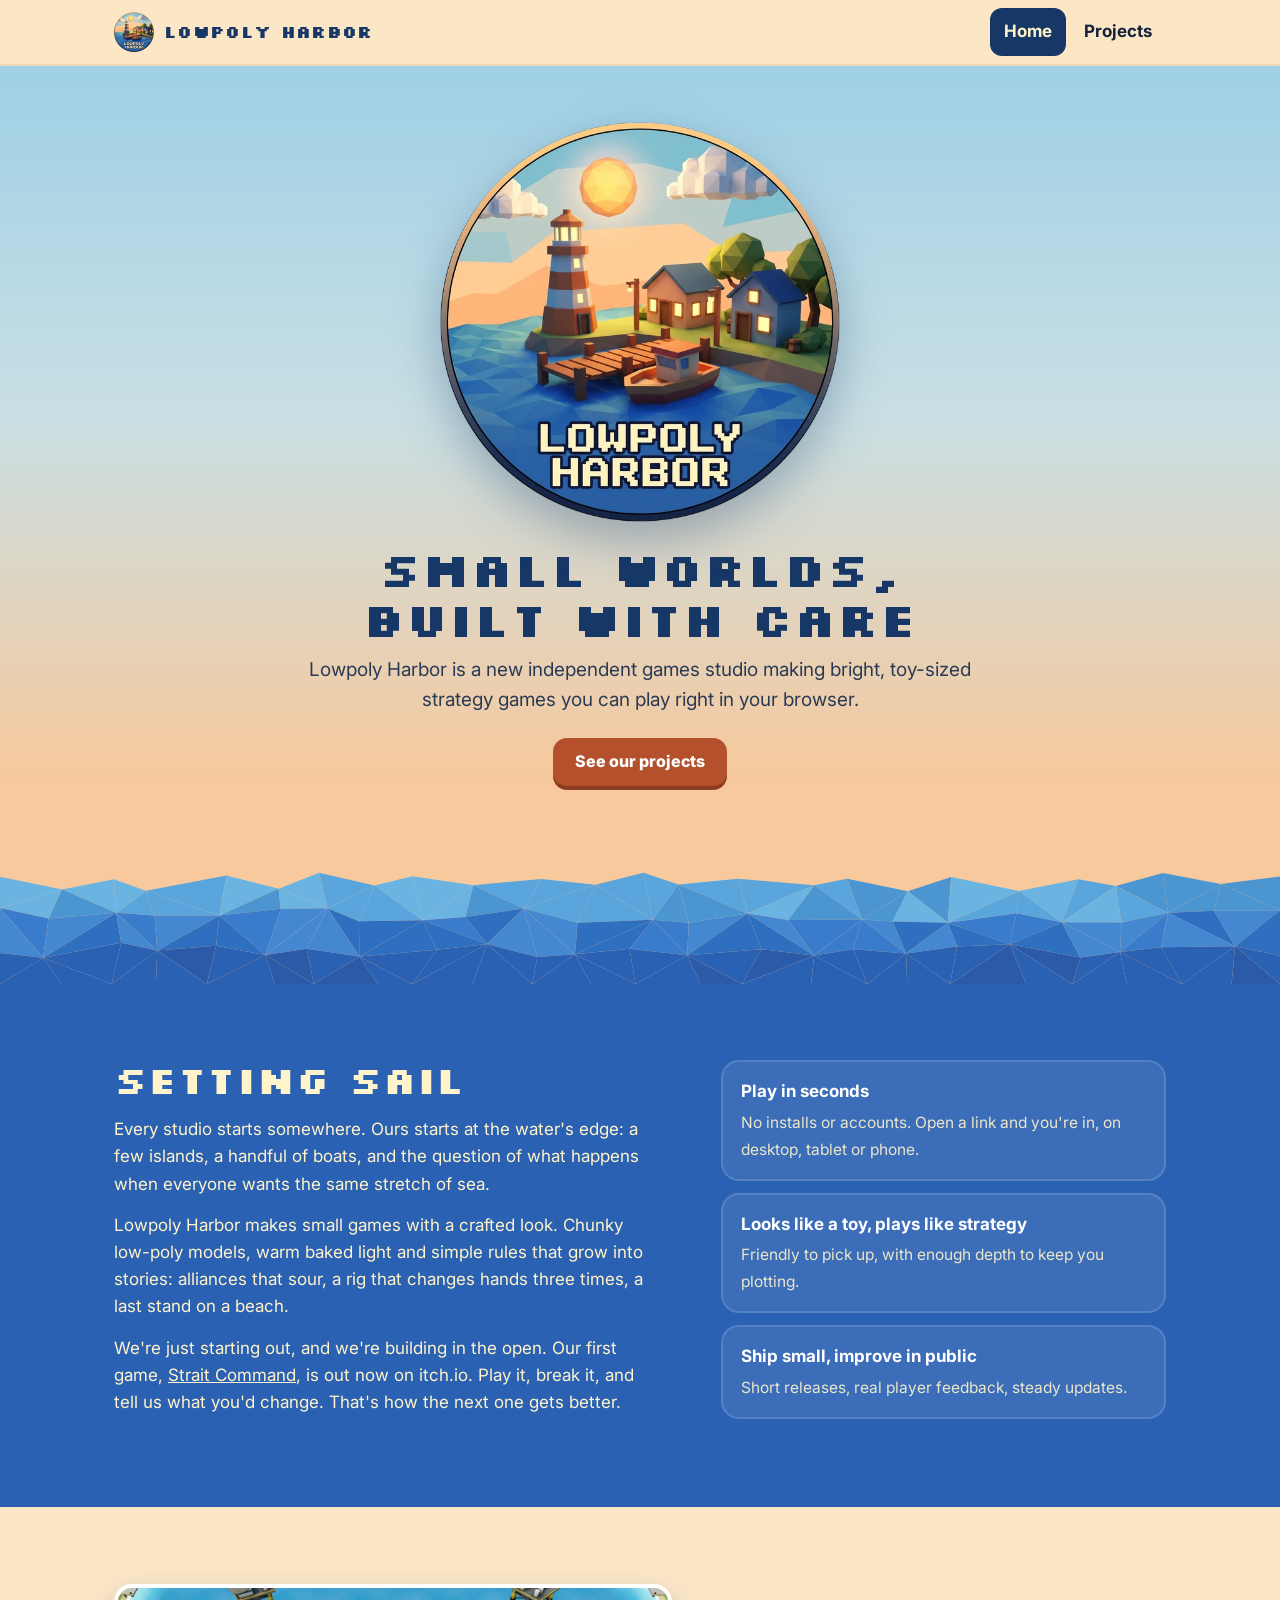
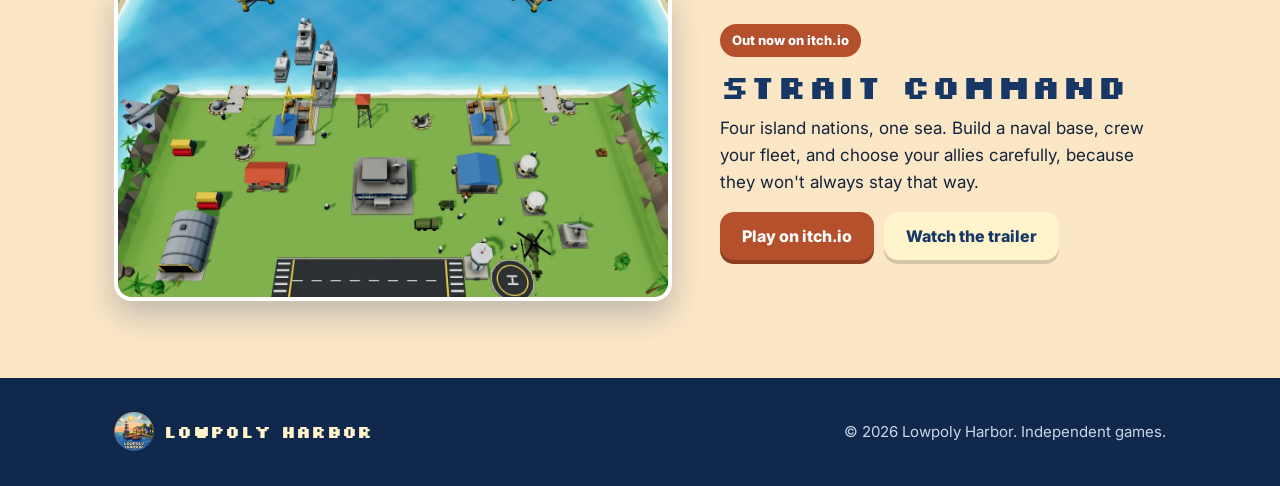
<file: index.html>
<!DOCTYPE html>
<html lang="en">
<head>
<meta charset="utf-8">
<meta name="viewport" content="width=device-width,initial-scale=1">
<title>Lowpoly Harbor</title>
<meta name="description" content="Lowpoly Harbor is a small independent studio making bright, toy-sized strategy games you can play in your browser.">
<meta property="og:title" content="Lowpoly Harbor">
<meta property="og:description" content="A small independent studio making bright, toy-sized strategy games you can play in your browser.">
<meta property="og:image" content="img/og.jpg">
<meta property="og:type" content="website">
<meta name="theme-color" content="#173866">
<link rel="icon" href="img/favicon.png">
<link rel="apple-touch-icon" href="img/apple-touch-icon.png">
<link rel="preconnect" href="https://fonts.googleapis.com"><link rel="preconnect" href="https://fonts.gstatic.com" crossorigin>
<link href="https://fonts.googleapis.com/css2?family=Inter:wght@400;600;700;800&family=Silkscreen:wght@400;700&display=swap" rel="stylesheet">
<link rel="stylesheet" href="style.css">
</head>
<body>
<header class="top"><div class="wrap">
  <a class="brand" href="index.html"><img src="img/logo.webp" alt="" width="40" height="40"><span class="px">Lowpoly Harbor</span></a>
  <nav class="nav" aria-label="Main"><a href="index.html" aria-current="page">Home</a><a href="projects.html">Projects</a></nav>
</div></header>

<main>
<section class="hero">
  <div class="wrap">
    <img class="badge" src="img/logo.webp" alt="Lowpoly Harbor logo: a low-poly lighthouse, cottages and a fishing boat moored at a jetty" width="400" height="400">
    <h1 class="px">Small worlds, built with care</h1>
    <p class="lead">Lowpoly Harbor is a new independent games studio making bright, toy-sized strategy games you can play right in your browser.</p>
    <div class="btns">
      <a class="btn primary" href="projects.html">See our projects</a>
    </div>
  </div>
  <svg class="sea" viewBox="0 0 1200 130" preserveAspectRatio="none" aria-hidden="true"><polygon points="0.0,21.0 58.3,33.9 0.0,52.7" fill="#6bb4e2"/><polygon points="58.3,33.9 45.5,63.5 0.0,52.7" fill="#6bb4e2"/><polygon points="58.3,33.9 106.7,23.5 108.9,57.6" fill="#6bb4e2"/><polygon points="58.3,33.9 108.9,57.6 45.5,63.5" fill="#4b95d1"/><polygon points="106.7,23.5 136.8,35.4 108.9,57.6" fill="#6bb4e2"/><polygon points="136.8,35.4 144.8,60.4 108.9,57.6" fill="#5aa6dc"/><polygon points="136.8,35.4 212.4,19.7 205.7,60.4" fill="#5aa6dc"/><polygon points="136.8,35.4 205.7,60.4 144.8,60.4" fill="#5aa6dc"/><polygon points="212.4,19.7 261.2,33.2 205.7,60.4" fill="#6bb4e2"/><polygon points="261.2,33.2 263.3,53.6 205.7,60.4" fill="#4b95d1"/><polygon points="261.2,33.2 299.1,16.9 307.0,53.0" fill="#6bb4e2"/><polygon points="261.2,33.2 307.0,53.0 263.3,53.6" fill="#6bb4e2"/><polygon points="299.1,16.9 351.2,30.0 307.0,53.0" fill="#5aa6dc"/><polygon points="351.2,30.0 336.5,66.2 307.0,53.0" fill="#5aa6dc"/><polygon points="351.2,30.0 386.4,20.6 396.3,65.3" fill="#6bb4e2"/><polygon points="351.2,30.0 396.3,65.3 336.5,66.2" fill="#5aa6dc"/><polygon points="386.4,20.6 443.8,29.7 396.3,65.3" fill="#6bb4e2"/><polygon points="443.8,29.7 436.3,61.9 396.3,65.3" fill="#6bb4e2"/><polygon points="443.8,29.7 507.4,23.3 491.1,53.4" fill="#5aa6dc"/><polygon points="443.8,29.7 491.1,53.4 436.3,61.9" fill="#4b95d1"/><polygon points="507.4,23.3 558.3,29.3 491.1,53.4" fill="#5aa6dc"/><polygon points="558.3,29.3 541.5,67.9 491.1,53.4" fill="#5aa6dc"/><polygon points="558.3,29.3 603.3,17.1 612.0,64.8" fill="#5aa6dc"/><polygon points="558.3,29.3 612.0,64.8 541.5,67.9" fill="#5aa6dc"/><polygon points="603.3,17.1 636.0,29.0 612.0,64.8" fill="#5aa6dc"/><polygon points="636.0,29.0 645.6,67.7 612.0,64.8" fill="#4b95d1"/><polygon points="636.0,29.0 691.9,23.0 700.7,58.3" fill="#5aa6dc"/><polygon points="636.0,29.0 700.7,58.3 645.6,67.7" fill="#4b95d1"/><polygon points="691.9,23.0 763.5,29.7 700.7,58.3" fill="#5aa6dc"/><polygon points="763.5,29.7 739.0,65.1 700.7,58.3" fill="#6bb4e2"/><polygon points="763.5,29.7 794.1,23.0 808.3,64.6" fill="#5aa6dc"/><polygon points="763.5,29.7 808.3,64.6 739.0,65.1" fill="#4b95d1"/><polygon points="794.1,23.0 851.1,35.7 808.3,64.6" fill="#4b95d1"/><polygon points="851.1,35.7 837.0,66.4 808.3,64.6" fill="#4b95d1"/><polygon points="851.1,35.7 891.7,21.4 888.6,67.8" fill="#4b95d1"/><polygon points="851.1,35.7 888.6,67.8 837.0,66.4" fill="#6bb4e2"/><polygon points="891.7,21.4 955.3,35.5 888.6,67.8" fill="#6bb4e2"/><polygon points="955.3,35.5 953.1,58.1 888.6,67.8" fill="#5aa6dc"/><polygon points="955.3,35.5 1011.0,23.7 995.5,67.4" fill="#6bb4e2"/><polygon points="955.3,35.5 995.5,67.4 953.1,58.1" fill="#5aa6dc"/><polygon points="1011.0,23.7 1046.1,30.4 995.5,67.4" fill="#5aa6dc"/><polygon points="1046.1,30.4 1051.3,67.5 995.5,67.4" fill="#6bb4e2"/><polygon points="1046.1,30.4 1090.1,17.3 1094.9,57.7" fill="#4b95d1"/><polygon points="1046.1,30.4 1094.9,57.7 1051.3,67.5" fill="#5aa6dc"/><polygon points="1090.1,17.3 1144.4,28.5 1094.9,57.7" fill="#4b95d1"/><polygon points="1144.4,28.5 1138.2,55.5 1094.9,57.7" fill="#4b95d1"/><polygon points="1144.4,28.5 1200.0,20.8 1200.0,55.0" fill="#4b95d1"/><polygon points="1144.4,28.5 1200.0,55.0 1138.2,55.5" fill="#4b95d1"/><polygon points="0.0,52.7 45.5,63.5 40.5,103.3" fill="#3a7ccc"/><polygon points="0.0,52.7 40.5,103.3 0.0,98.4" fill="#4588d2"/><polygon points="45.5,63.5 108.9,57.6 40.5,103.3" fill="#4588d2"/><polygon points="108.9,57.6 113.6,88.1 40.5,103.3" fill="#2f6fc0"/><polygon points="108.9,57.6 144.8,60.4 147.4,95.9" fill="#3a7ccc"/><polygon points="108.9,57.6 147.4,95.9 113.6,88.1" fill="#4588d2"/><polygon points="144.8,60.4 205.7,60.4 147.4,95.9" fill="#4588d2"/><polygon points="205.7,60.4 202.6,91.1 147.4,95.9" fill="#2f6fc0"/><polygon points="205.7,60.4 263.3,53.6 248.8,100.6" fill="#3a7ccc"/><polygon points="205.7,60.4 248.8,100.6 202.6,91.1" fill="#2f6fc0"/><polygon points="263.3,53.6 307.0,53.0 248.8,100.6" fill="#4588d2"/><polygon points="307.0,53.0 287.6,94.1 248.8,100.6" fill="#4588d2"/><polygon points="307.0,53.0 336.5,66.2 336.9,102.0" fill="#2f6fc0"/><polygon points="307.0,53.0 336.9,102.0 287.6,94.1" fill="#4588d2"/><polygon points="336.5,66.2 396.3,65.3 336.9,102.0" fill="#2f6fc0"/><polygon points="396.3,65.3 409.5,95.2 336.9,102.0" fill="#2f6fc0"/><polygon points="396.3,65.3 436.3,61.9 456.5,89.4" fill="#3a7ccc"/><polygon points="396.3,65.3 456.5,89.4 409.5,95.2" fill="#2f6fc0"/><polygon points="436.3,61.9 491.1,53.4 456.5,89.4" fill="#2f6fc0"/><polygon points="491.1,53.4 503.7,102.5 456.5,89.4" fill="#4588d2"/><polygon points="491.1,53.4 541.5,67.9 539.0,99.9" fill="#4588d2"/><polygon points="491.1,53.4 539.0,99.9 503.7,102.5" fill="#4588d2"/><polygon points="541.5,67.9 612.0,64.8 539.0,99.9" fill="#2f6fc0"/><polygon points="612.0,64.8 590.2,94.3 539.0,99.9" fill="#2f6fc0"/><polygon points="612.0,64.8 645.6,67.7 644.3,100.8" fill="#3a7ccc"/><polygon points="612.0,64.8 644.3,100.8 590.2,94.3" fill="#3a7ccc"/><polygon points="645.6,67.7 700.7,58.3 644.3,100.8" fill="#4588d2"/><polygon points="700.7,58.3 714.0,94.6 644.3,100.8" fill="#2f6fc0"/><polygon points="700.7,58.3 739.0,65.1 763.3,101.0" fill="#4588d2"/><polygon points="700.7,58.3 763.3,101.0 714.0,94.6" fill="#2f6fc0"/><polygon points="739.0,65.1 808.3,64.6 763.3,101.0" fill="#3a7ccc"/><polygon points="808.3,64.6 799.7,94.6 763.3,101.0" fill="#3a7ccc"/><polygon points="808.3,64.6 837.0,66.4 849.4,99.0" fill="#4588d2"/><polygon points="808.3,64.6 849.4,99.0 799.7,94.6" fill="#3a7ccc"/><polygon points="837.0,66.4 888.6,67.8 849.4,99.0" fill="#2f6fc0"/><polygon points="888.6,67.8 897.3,92.0 849.4,99.0" fill="#4588d2"/><polygon points="888.6,67.8 953.1,58.1 946.6,89.7" fill="#3a7ccc"/><polygon points="888.6,67.8 946.6,89.7 897.3,92.0" fill="#2f6fc0"/><polygon points="953.1,58.1 995.5,67.4 946.6,89.7" fill="#3a7ccc"/><polygon points="995.5,67.4 1012.9,103.1 946.6,89.7" fill="#2f6fc0"/><polygon points="995.5,67.4 1051.3,67.5 1050.0,97.4" fill="#4588d2"/><polygon points="995.5,67.4 1050.0,97.4 1012.9,103.1" fill="#4588d2"/><polygon points="1051.3,67.5 1094.9,57.7 1050.0,97.4" fill="#4588d2"/><polygon points="1094.9,57.7 1088.5,92.7 1050.0,97.4" fill="#3a7ccc"/><polygon points="1094.9,57.7 1138.2,55.5 1157.9,91.7" fill="#2f6fc0"/><polygon points="1094.9,57.7 1157.9,91.7 1088.5,92.7" fill="#4588d2"/><polygon points="1138.2,55.5 1200.0,55.0 1157.9,91.7" fill="#4588d2"/><polygon points="1200.0,55.0 1200.0,101.2 1157.9,91.7" fill="#2f6fc0"/><polygon points="0.0,98.4 40.5,103.3 0.0,130.0" fill="#2b61b3"/><polygon points="40.5,103.3 57.7,130.0 0.0,130.0" fill="#2b61b3"/><polygon points="40.5,103.3 113.6,88.1 104.6,130.0" fill="#2b61b3"/><polygon points="40.5,103.3 104.6,130.0 57.7,130.0" fill="#2b61b3"/><polygon points="113.6,88.1 147.4,95.9 104.6,130.0" fill="#2b61b3"/><polygon points="147.4,95.9 146.2,130.0 104.6,130.0" fill="#2b61b3"/><polygon points="147.4,95.9 202.6,91.1 193.9,130.0" fill="#2a5aa8"/><polygon points="147.4,95.9 193.9,130.0 146.2,130.0" fill="#2b61b3"/><polygon points="202.6,91.1 248.8,100.6 193.9,130.0" fill="#2b61b3"/><polygon points="248.8,100.6 257.6,130.0 193.9,130.0" fill="#2b61b3"/><polygon points="248.8,100.6 287.6,94.1 294.2,130.0" fill="#2a5aa8"/><polygon points="248.8,100.6 294.2,130.0 257.6,130.0" fill="#2a5aa8"/><polygon points="287.6,94.1 336.9,102.0 294.2,130.0" fill="#2b61b3"/><polygon points="336.9,102.0 354.2,130.0 294.2,130.0" fill="#2a5aa8"/><polygon points="336.9,102.0 409.5,95.2 386.3,130.0" fill="#2b61b3"/><polygon points="336.9,102.0 386.3,130.0 354.2,130.0" fill="#2b61b3"/><polygon points="409.5,95.2 456.5,89.4 386.3,130.0" fill="#2b61b3"/><polygon points="456.5,89.4 443.0,130.0 386.3,130.0" fill="#2b61b3"/><polygon points="456.5,89.4 503.7,102.5 499.0,130.0" fill="#2b61b3"/><polygon points="456.5,89.4 499.0,130.0 443.0,130.0" fill="#2b61b3"/><polygon points="503.7,102.5 539.0,99.9 499.0,130.0" fill="#2b61b3"/><polygon points="539.0,99.9 554.1,130.0 499.0,130.0" fill="#2b61b3"/><polygon points="539.0,99.9 590.2,94.3 595.7,130.0" fill="#2b61b3"/><polygon points="539.0,99.9 595.7,130.0 554.1,130.0" fill="#2b61b3"/><polygon points="590.2,94.3 644.3,100.8 595.7,130.0" fill="#2b61b3"/><polygon points="644.3,100.8 656.7,130.0 595.7,130.0" fill="#2b61b3"/><polygon points="644.3,100.8 714.0,94.6 695.8,130.0" fill="#2b61b3"/><polygon points="644.3,100.8 695.8,130.0 656.7,130.0" fill="#2a5aa8"/><polygon points="714.0,94.6 763.3,101.0 695.8,130.0" fill="#2a5aa8"/><polygon points="763.3,101.0 760.4,130.0 695.8,130.0" fill="#2b61b3"/><polygon points="763.3,101.0 799.7,94.6 813.3,130.0" fill="#2b61b3"/><polygon points="763.3,101.0 813.3,130.0 760.4,130.0" fill="#2b61b3"/><polygon points="799.7,94.6 849.4,99.0 813.3,130.0" fill="#2b61b3"/><polygon points="849.4,99.0 850.5,130.0 813.3,130.0" fill="#2b61b3"/><polygon points="849.4,99.0 897.3,92.0 890.7,130.0" fill="#2b61b3"/><polygon points="849.4,99.0 890.7,130.0 850.5,130.0" fill="#2b61b3"/><polygon points="897.3,92.0 946.6,89.7 890.7,130.0" fill="#2b61b3"/><polygon points="946.6,89.7 962.2,130.0 890.7,130.0" fill="#2a5aa8"/><polygon points="946.6,89.7 1012.9,103.1 1005.4,130.0" fill="#2a5aa8"/><polygon points="946.6,89.7 1005.4,130.0 962.2,130.0" fill="#2b61b3"/><polygon points="1012.9,103.1 1050.0,97.4 1005.4,130.0" fill="#2b61b3"/><polygon points="1050.0,97.4 1056.4,130.0 1005.4,130.0" fill="#2b61b3"/><polygon points="1050.0,97.4 1088.5,92.7 1107.9,130.0" fill="#2b61b3"/><polygon points="1050.0,97.4 1107.9,130.0 1056.4,130.0" fill="#2b61b3"/><polygon points="1088.5,92.7 1157.9,91.7 1107.9,130.0" fill="#2b61b3"/><polygon points="1157.9,91.7 1154.6,130.0 1107.9,130.0" fill="#2b61b3"/><polygon points="1157.9,91.7 1200.0,101.2 1200.0,130.0" fill="#2b61b3"/><polygon points="1157.9,91.7 1200.0,130.0 1154.6,130.0" fill="#2a5aa8"/></svg>
</section>

<section class="band sea-band" id="about">
  <div class="wrap about">
    <div>
      <h2 class="px">Setting sail</h2>
      <p>Every studio starts somewhere. Ours starts at the water's edge: a few islands, a handful of boats, and the question of what happens when everyone wants the same stretch of sea.</p>
      <p>Lowpoly Harbor makes small games with a crafted look. Chunky low-poly models, warm baked light and simple rules that grow into stories: alliances that sour, a rig that changes hands three times, a last stand on a beach.</p>
      <p>We're just starting out, and we're building in the open. Our first game, <a href="https://lowpolyharbor.itch.io/strait-command">Strait Command</a>, is out now on itch.io. Play it, break it, and tell us what you'd change. That's how the next one gets better.</p>
    </div>
    <div class="pillars">
      <div class="pillar"><b>Play in seconds</b><span>No installs or accounts. Open a link and you're in, on desktop, tablet or phone.</span></div>
      <div class="pillar"><b>Looks like a toy, plays like strategy</b><span>Friendly to pick up, with enough depth to keep you plotting.</span></div>
      <div class="pillar"><b>Ship small, improve in public</b><span>Short releases, real player feedback, steady updates.</span></div>
    </div>
  </div>
</section>

<section class="band">
  <div class="wrap proj">
    <a href="projects.html" class="shot"><img src="img/sc-base.webp" alt="Strait Command: a player's naval base with shipyards, a runway, a helipad and warships at the shore" width="1280" height="720" loading="lazy"></a>
    <div>
      <div class="tags"><a class="tag hot" href="https://lowpolyharbor.itch.io/strait-command">Out now on itch.io</a></div>
      <h3 class="px">Strait Command</h3>
      <p>Four island nations, one sea. Build a naval base, crew your fleet, and choose your allies carefully, because they won't always stay that way.</p>
      <div class="btns"><a class="btn primary" href="https://lowpolyharbor.itch.io/strait-command">Play on itch.io</a><a class="btn ghost" href="projects.html#trailer">Watch the trailer</a></div>
    </div>
  </div>
</section>
</main>

<footer><div class="wrap">
  <a class="brand" href="index.html"><img src="img/logo.webp" alt="" width="34" height="34"><span class="px">Lowpoly Harbor</span></a>
  <span>&copy; 2026 Lowpoly Harbor. Independent games.</span>
</div></footer>
</body>
</html>
</file>
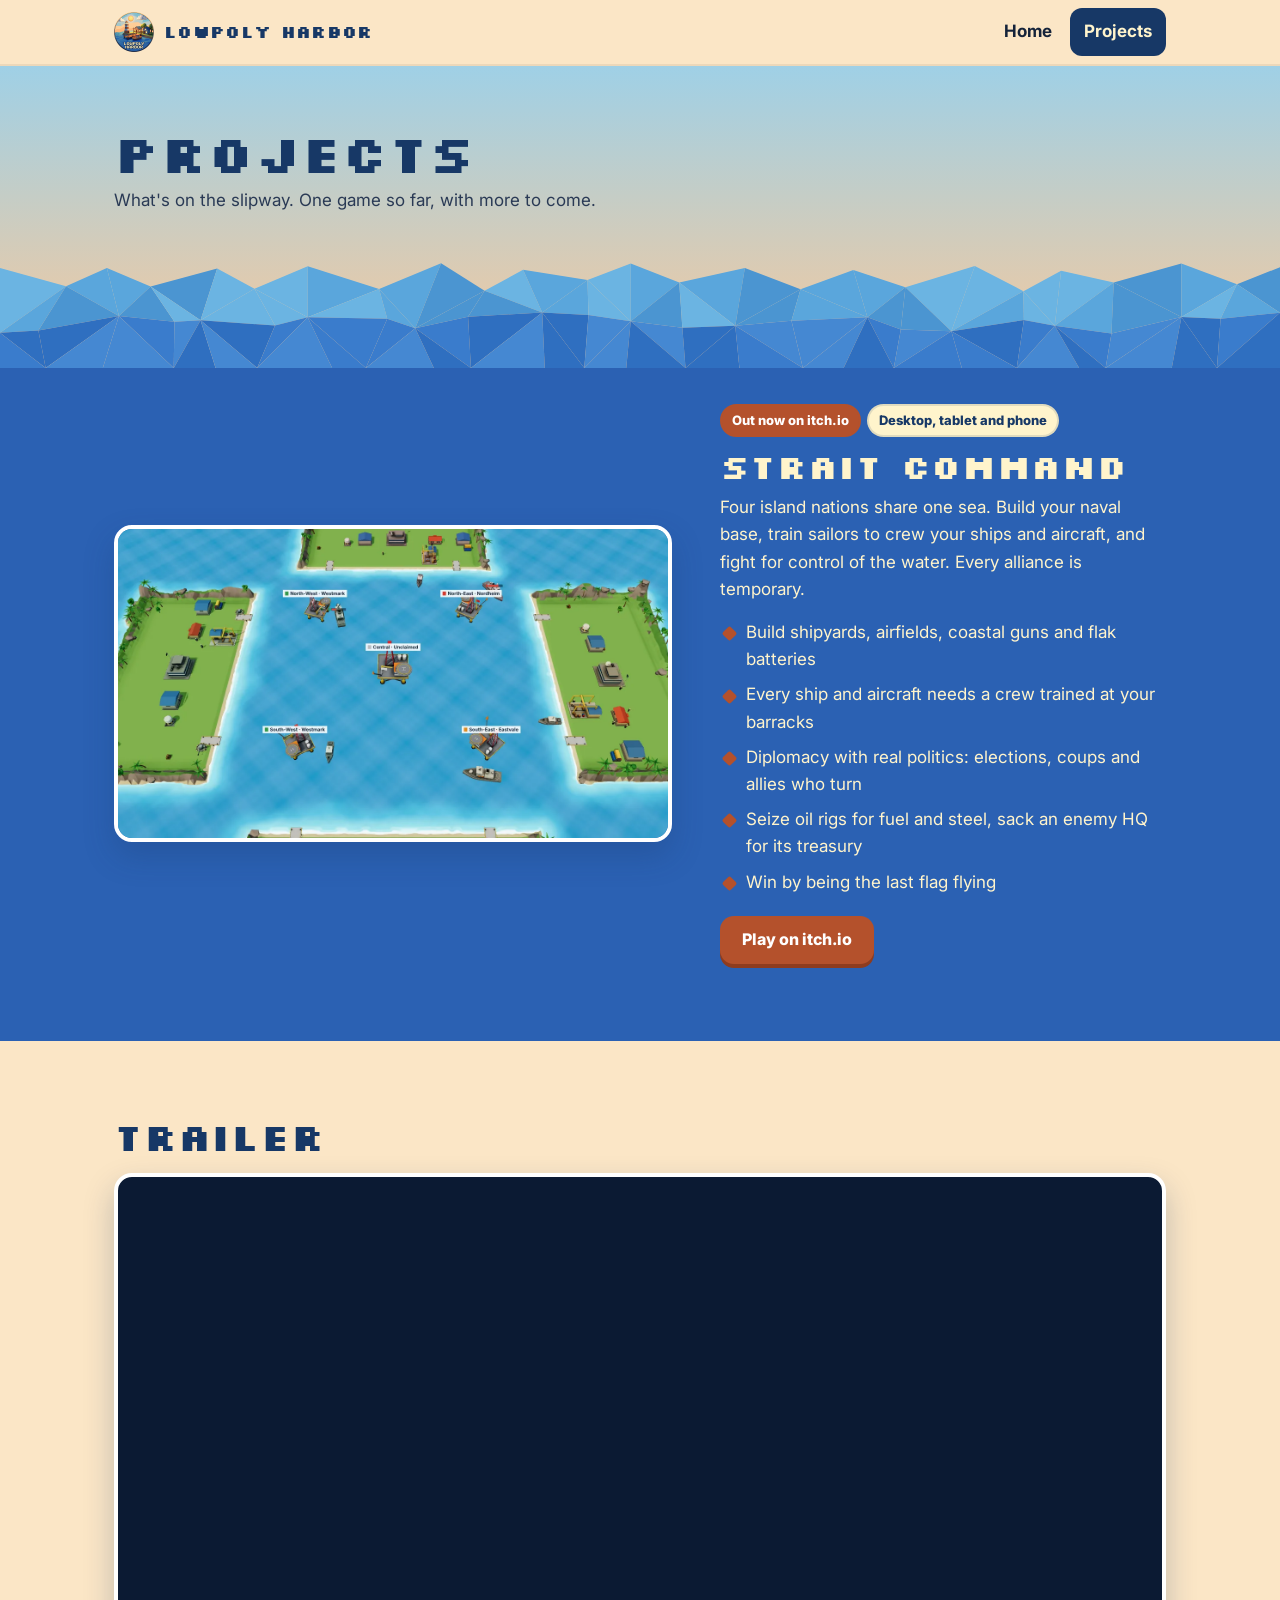
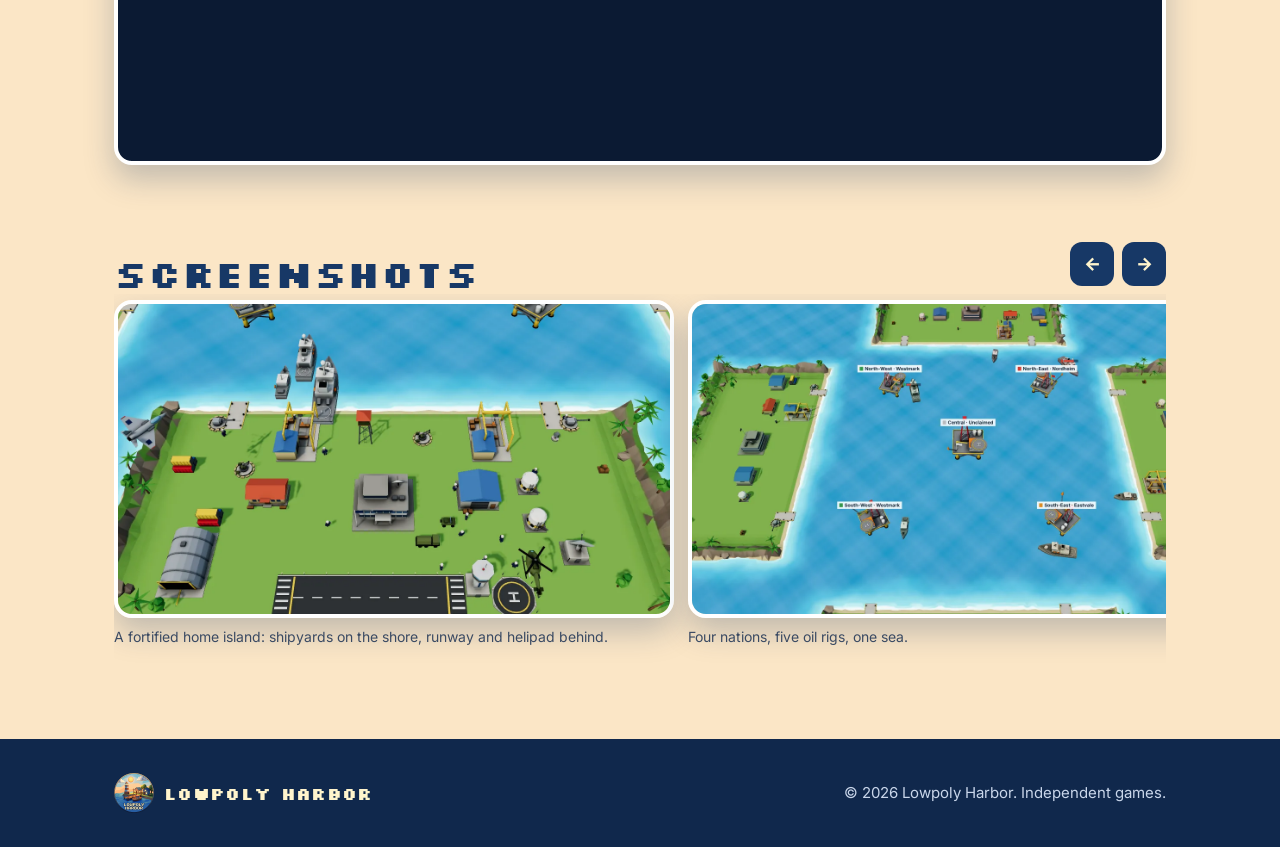
<file: projects.html>
<!DOCTYPE html>
<html lang="en">
<head>
<meta charset="utf-8">
<meta name="viewport" content="width=device-width,initial-scale=1">
<title>Projects | Lowpoly Harbor</title>
<meta name="description" content="Games by Lowpoly Harbor. Strait Command: a naval base-building strategy game, out now on itch.io.">
<meta property="og:title" content="Strait Command by Lowpoly Harbor">
<meta property="og:description" content="Four island nations, one sea. Build a naval base, crew your fleet and choose your allies carefully. Out now on itch.io.">
<meta property="og:image" content="img/og.jpg">
<meta name="theme-color" content="#173866">
<link rel="icon" href="img/favicon.png">
<link rel="apple-touch-icon" href="img/apple-touch-icon.png">
<link rel="preconnect" href="https://fonts.googleapis.com"><link rel="preconnect" href="https://fonts.gstatic.com" crossorigin>
<link href="https://fonts.googleapis.com/css2?family=Inter:wght@400;600;700;800&family=Silkscreen:wght@400;700&display=swap" rel="stylesheet">
<link rel="stylesheet" href="style.css">
</head>
<body>
<header class="top"><div class="wrap">
  <a class="brand" href="index.html"><img src="img/logo.webp" alt="" width="40" height="40"><span class="px">Lowpoly Harbor</span></a>
  <nav class="nav" aria-label="Main"><a href="index.html">Home</a><a href="projects.html" aria-current="page">Projects</a></nav>
</div></header>

<main>
<section class="pagehead">
  <div class="wrap">
    <h1 class="px">Projects</h1>
    <p>What's on the slipway. One game so far, with more to come.</p>
  </div>
  <svg class="sea" viewBox="0 0 1200 90" preserveAspectRatio="none" aria-hidden="true"><polygon points="0.0,19.6 61.9,32.5 0.0,65.3" fill="#6bb4e2"/><polygon points="61.9,32.5 36.0,63.6 0.0,65.3" fill="#5aa6dc"/><polygon points="61.9,32.5 100.2,19.7 111.5,53.4" fill="#5aa6dc"/><polygon points="61.9,32.5 111.5,53.4 36.0,63.6" fill="#4b95d1"/><polygon points="100.2,19.7 141.2,32.7 111.5,53.4" fill="#5aa6dc"/><polygon points="141.2,32.7 163.5,57.5 111.5,53.4" fill="#4b95d1"/><polygon points="141.2,32.7 203.6,20.1 188.0,56.4" fill="#4b95d1"/><polygon points="141.2,32.7 188.0,56.4 163.5,57.5" fill="#6bb4e2"/><polygon points="203.6,20.1 238.6,34.3 188.0,56.4" fill="#6bb4e2"/><polygon points="238.6,34.3 257.8,60.1 188.0,56.4" fill="#6bb4e2"/><polygon points="238.6,34.3 288.5,18.4 288.4,54.3" fill="#6bb4e2"/><polygon points="238.6,34.3 288.4,54.3 257.8,60.1" fill="#6bb4e2"/><polygon points="288.5,18.4 355.4,34.5 288.4,54.3" fill="#5aa6dc"/><polygon points="355.4,34.5 363.0,55.3 288.4,54.3" fill="#6bb4e2"/><polygon points="355.4,34.5 413.5,16.3 389.3,62.1" fill="#5aa6dc"/><polygon points="355.4,34.5 389.3,62.1 363.0,55.3" fill="#5aa6dc"/><polygon points="413.5,16.3 454.3,35.7 389.3,62.1" fill="#4b95d1"/><polygon points="454.3,35.7 438.8,53.9 389.3,62.1" fill="#4b95d1"/><polygon points="454.3,35.7 490.4,20.9 508.3,51.0" fill="#6bb4e2"/><polygon points="454.3,35.7 508.3,51.0 438.8,53.9" fill="#4b95d1"/><polygon points="490.4,20.9 550.8,28.1 508.3,51.0" fill="#5aa6dc"/><polygon points="550.8,28.1 551.7,52.8 508.3,51.0" fill="#5aa6dc"/><polygon points="550.8,28.1 591.3,16.5 591.3,57.2" fill="#6bb4e2"/><polygon points="550.8,28.1 591.3,57.2 551.7,52.8" fill="#6bb4e2"/><polygon points="591.3,16.5 636.8,29.9 591.3,57.2" fill="#5aa6dc"/><polygon points="636.8,29.9 639.7,61.7 591.3,57.2" fill="#4b95d1"/><polygon points="636.8,29.9 698.3,19.7 689.3,60.3" fill="#5aa6dc"/><polygon points="636.8,29.9 689.3,60.3 639.7,61.7" fill="#6bb4e2"/><polygon points="698.3,19.7 750.5,34.7 689.3,60.3" fill="#4b95d1"/><polygon points="750.5,34.7 742.0,56.7 689.3,60.3" fill="#4b95d1"/><polygon points="750.5,34.7 800.0,21.1 813.2,54.3" fill="#5aa6dc"/><polygon points="750.5,34.7 813.2,54.3 742.0,56.7" fill="#5aa6dc"/><polygon points="800.0,21.1 848.8,33.3 813.2,54.3" fill="#5aa6dc"/><polygon points="848.8,33.3 844.5,62.9 813.2,54.3" fill="#4b95d1"/><polygon points="848.8,33.3 913.9,18.2 891.9,64.2" fill="#6bb4e2"/><polygon points="848.8,33.3 891.9,64.2 844.5,62.9" fill="#4b95d1"/><polygon points="913.9,18.2 959.5,36.0 891.9,64.2" fill="#6bb4e2"/><polygon points="959.5,36.0 959.9,56.3 891.9,64.2" fill="#5aa6dc"/><polygon points="959.5,36.0 994.8,21.7 988.8,60.3" fill="#6bb4e2"/><polygon points="959.5,36.0 988.8,60.3 959.9,56.3" fill="#6bb4e2"/><polygon points="994.8,21.7 1044.1,29.8 988.8,60.3" fill="#6bb4e2"/><polygon points="1044.1,29.8 1042.0,65.8 988.8,60.3" fill="#5aa6dc"/><polygon points="1044.1,29.8 1107.5,16.6 1107.6,54.1" fill="#4b95d1"/><polygon points="1044.1,29.8 1107.6,54.1 1042.0,65.8" fill="#4b95d1"/><polygon points="1107.5,16.6 1159.7,31.2 1107.6,54.1" fill="#5aa6dc"/><polygon points="1159.7,31.2 1144.3,55.3 1107.6,54.1" fill="#6bb4e2"/><polygon points="1159.7,31.2 1200.0,19.1 1200.0,51.2" fill="#4b95d1"/><polygon points="1159.7,31.2 1200.0,51.2 1144.3,55.3" fill="#5aa6dc"/><polygon points="0.0,65.3 36.0,63.6 42.8,90.0" fill="#2f6fc0"/><polygon points="0.0,65.3 42.8,90.0 0.0,90.0" fill="#3a7ccc"/><polygon points="36.0,63.6 111.5,53.4 42.8,90.0" fill="#2f6fc0"/><polygon points="111.5,53.4 96.4,90.0 42.8,90.0" fill="#4588d2"/><polygon points="111.5,53.4 163.5,57.5 162.9,90.0" fill="#3a7ccc"/><polygon points="111.5,53.4 162.9,90.0 96.4,90.0" fill="#4588d2"/><polygon points="163.5,57.5 188.0,56.4 162.9,90.0" fill="#4588d2"/><polygon points="188.0,56.4 202.1,90.0 162.9,90.0" fill="#2f6fc0"/><polygon points="188.0,56.4 257.8,60.1 241.1,90.0" fill="#2f6fc0"/><polygon points="188.0,56.4 241.1,90.0 202.1,90.0" fill="#4588d2"/><polygon points="257.8,60.1 288.4,54.3 241.1,90.0" fill="#3a7ccc"/><polygon points="288.4,54.3 311.4,90.0 241.1,90.0" fill="#4588d2"/><polygon points="288.4,54.3 363.0,55.3 343.0,90.0" fill="#3a7ccc"/><polygon points="288.4,54.3 343.0,90.0 311.4,90.0" fill="#3a7ccc"/><polygon points="363.0,55.3 389.3,62.1 343.0,90.0" fill="#3a7ccc"/><polygon points="389.3,62.1 406.7,90.0 343.0,90.0" fill="#4588d2"/><polygon points="389.3,62.1 438.8,53.9 441.5,90.0" fill="#3a7ccc"/><polygon points="389.3,62.1 441.5,90.0 406.7,90.0" fill="#2f6fc0"/><polygon points="438.8,53.9 508.3,51.0 441.5,90.0" fill="#2f6fc0"/><polygon points="508.3,51.0 510.7,90.0 441.5,90.0" fill="#4588d2"/><polygon points="508.3,51.0 551.7,52.8 547.8,90.0" fill="#2f6fc0"/><polygon points="508.3,51.0 547.8,90.0 510.7,90.0" fill="#2f6fc0"/><polygon points="551.7,52.8 591.3,57.2 547.8,90.0" fill="#4588d2"/><polygon points="591.3,57.2 587.1,90.0 547.8,90.0" fill="#4588d2"/><polygon points="591.3,57.2 639.7,61.7 642.7,90.0" fill="#4588d2"/><polygon points="591.3,57.2 642.7,90.0 587.1,90.0" fill="#2f6fc0"/><polygon points="639.7,61.7 689.3,60.3 642.7,90.0" fill="#2f6fc0"/><polygon points="689.3,60.3 693.2,90.0 642.7,90.0" fill="#2f6fc0"/><polygon points="689.3,60.3 742.0,56.7 752.7,90.0" fill="#4588d2"/><polygon points="689.3,60.3 752.7,90.0 693.2,90.0" fill="#3a7ccc"/><polygon points="742.0,56.7 813.2,54.3 752.7,90.0" fill="#4588d2"/><polygon points="813.2,54.3 790.9,90.0 752.7,90.0" fill="#4588d2"/><polygon points="813.2,54.3 844.5,62.9 837.9,90.0" fill="#3a7ccc"/><polygon points="813.2,54.3 837.9,90.0 790.9,90.0" fill="#2f6fc0"/><polygon points="844.5,62.9 891.9,64.2 837.9,90.0" fill="#4588d2"/><polygon points="891.9,64.2 901.7,90.0 837.9,90.0" fill="#3a7ccc"/><polygon points="891.9,64.2 959.9,56.3 953.2,90.0" fill="#2f6fc0"/><polygon points="891.9,64.2 953.2,90.0 901.7,90.0" fill="#3a7ccc"/><polygon points="959.9,56.3 988.8,60.3 953.2,90.0" fill="#3a7ccc"/><polygon points="988.8,60.3 1011.7,90.0 953.2,90.0" fill="#4588d2"/><polygon points="988.8,60.3 1042.0,65.8 1036.5,90.0" fill="#3a7ccc"/><polygon points="988.8,60.3 1036.5,90.0 1011.7,90.0" fill="#2f6fc0"/><polygon points="1042.0,65.8 1107.6,54.1 1036.5,90.0" fill="#4588d2"/><polygon points="1107.6,54.1 1098.5,90.0 1036.5,90.0" fill="#4588d2"/><polygon points="1107.6,54.1 1144.3,55.3 1140.9,90.0" fill="#2f6fc0"/><polygon points="1107.6,54.1 1140.9,90.0 1098.5,90.0" fill="#2f6fc0"/><polygon points="1144.3,55.3 1200.0,51.2 1140.9,90.0" fill="#3a7ccc"/><polygon points="1200.0,51.2 1200.0,90.0 1140.9,90.0" fill="#2f6fc0"/></svg>
</section>

<section class="band sea-band" style="padding-top:clamp(20px,3vw,36px)">
  <div class="wrap proj">
    <div class="shot"><img src="img/sc-overview.webp" alt="Strait Command: four islands around a central sea with oil rigs and warships" width="1280" height="720"></div>
    <div>
      <div class="tags"><a class="tag hot" href="https://lowpolyharbor.itch.io/strait-command">Out now on itch.io</a><span class="tag">Desktop, tablet and phone</span></div>
      <h3 class="px" style="color:var(--cream)">Strait Command</h3>
      <p>Four island nations share one sea. Build your naval base, train sailors to crew your ships and aircraft, and fight for control of the water. Every alliance is temporary.</p>
      <ul class="feat">
        <li>Build shipyards, airfields, coastal guns and flak batteries</li>
        <li>Every ship and aircraft needs a crew trained at your barracks</li>
        <li>Diplomacy with real politics: elections, coups and allies who turn</li>
        <li>Seize oil rigs for fuel and steel, sack an enemy HQ for its treasury</li>
        <li>Win by being the last flag flying</li>
      </ul>
      <div class="btns"><a class="btn primary" href="https://lowpolyharbor.itch.io/strait-command">Play on itch.io</a></div>
    </div>
  </div>
</section>

<section class="band" id="trailer" style="padding-bottom:0">
  <div class="wrap">
    <h2 class="px" style="color:var(--deep);margin:0 0 16px">Trailer</h2>
    <div class="shot video"><iframe src="https://www.youtube-nocookie.com/embed/WfMR_AJMblc?rel=0" title="Strait Command: official trailer" loading="lazy" allow="accelerometer; autoplay; clipboard-write; encrypted-media; gyroscope; picture-in-picture; web-share" referrerpolicy="strict-origin-when-cross-origin" allowfullscreen></iframe></div>
  </div>
</section>

<section class="band">
  <div class="wrap">
    <div style="display:flex;align-items:end;justify-content:space-between;gap:12px;flex-wrap:wrap">
      <h2 class="px" style="color:var(--deep);margin:0">Screenshots</h2>
      <div class="gnav"><button type="button" id="gPrev" aria-label="Previous screenshot">&larr;</button><button type="button" id="gNext" aria-label="Next screenshot">&rarr;</button></div>
    </div>
    <div class="gallery" id="gallery" tabindex="0" aria-label="Strait Command screenshots">
      <figure><div class="shot"><img src="img/sc-base.webp" alt="A built-up naval base with two shipyards, a runway, hangar, helipad and defences" width="1280" height="720" loading="lazy"></div><figcaption>A fortified home island: shipyards on the shore, runway and helipad behind.</figcaption></figure>
      <figure><div class="shot"><img src="img/sc-overview.webp" alt="Overview of four islands around a central sea with five oil rigs" width="1280" height="720" loading="lazy"></div><figcaption>Four nations, five oil rigs, one sea.</figcaption></figure>
      <figure><div class="shot"><img src="img/sc-rig.webp" alt="Warships around the central oil rig" width="1280" height="720" loading="lazy"></div><figcaption>Fighting over the Central Rig, the richest prize on the map.</figcaption></figure>
    </div>
  </div>
</section>
</main>

<footer><div class="wrap">
  <a class="brand" href="index.html"><img src="img/logo.webp" alt="" width="34" height="34"><span class="px">Lowpoly Harbor</span></a>
  <span>&copy; 2026 Lowpoly Harbor. Independent games.</span>
</div></footer>
<script>
{
  const g = document.getElementById('gallery');
  const step = d => { const f = g.querySelector('figure'); g.scrollBy({left: d * (f.offsetWidth + 14), behavior: matchMedia('(prefers-reduced-motion: reduce)').matches ? 'auto' : 'smooth'}); };
  document.getElementById('gPrev').addEventListener('click', () => step(-1));
  document.getElementById('gNext').addEventListener('click', () => step(1));
  g.addEventListener('keydown', e => { if (e.key === 'ArrowLeft') step(-1); if (e.key === 'ArrowRight') step(1); });
}
</script>
</body>
</html>
</file>
<file: style.css>
/* VOICE: warm, small-studio, toy-box; a harbour at golden hour
   IDEA: the studio site behaves like the logo badge come to life: sunset sky above, faceted sea below
   PICTURE: the badge riding on low-poly waves; the game shown in real screenshots
   COLOUR and TYPE: sunset peach + harbour blue lead, cream text on sea, lighthouse brick as the accent; Silkscreen (pixel, like the logo) + Inter
   LAYOUT: one centred hero, a sea-blue about band, a project strip; projects page = one big feature + gallery */
:root{
  color-scheme:light;
  --sky:#9fd0e6;--peach:#f7c99c;--sand:#fbe6c6;--sea:#2b61b3;--deep:#173866;--night:#10284c;
  --cream:#fff4cc;--ink:#15233a;--brick:#b4512c;--brick-d:#8e3c1f;--grass:#6aa84f;
  --r:18px;
}
*{box-sizing:border-box;min-width:0}
html{scroll-padding-top:80px}
body{margin:0;background:var(--sand);color:var(--ink);font:17px/1.6 Inter,system-ui,-apple-system,"Segoe UI",sans-serif;overflow-x:clip}
img{max-width:100%;height:auto;display:block}
a{color:inherit}
.px{font-family:Silkscreen,"Press Start 2P",ui-monospace,monospace;font-weight:700;letter-spacing:.02em;line-height:1.05}
.wrap{max-width:1180px;margin:0 auto;padding:0 max(5vw,18px)}

/* header */
.top{position:sticky;top:0;z-index:10;background:rgba(251,230,198,.9);backdrop-filter:blur(8px);border-bottom:2px solid #0000000f}
.top .wrap{display:flex;align-items:center;gap:14px;min-height:64px}
.brand{display:flex;align-items:center;gap:10px;text-decoration:none}
.brand img{width:40px;height:40px}
.brand span{font-size:17px;color:var(--deep)}
.nav{margin-left:auto;display:flex;gap:4px}
.nav a{text-decoration:none;font-weight:700;padding:10px 14px;border-radius:12px;min-height:44px;display:flex;align-items:center}
.nav a:hover{background:#0000000a}
.nav a[aria-current=page]{background:var(--deep);color:var(--cream)}

/* buttons */
.btns{display:flex;flex-wrap:wrap;gap:10px}
.btn{display:inline-flex;align-items:center;gap:8px;min-height:48px;padding:0 22px;border-radius:14px;font-weight:800;text-decoration:none;font-size:16px;
  box-shadow:0 4px 0 #00000026;transition:transform .12s}
.btn:hover{transform:translateY(-2px)}
.btn:focus-visible,.nav a:focus-visible{outline:3px solid var(--brick);outline-offset:3px}
.btn.primary{background:var(--brick);color:#fff;box-shadow:0 4px 0 var(--brick-d)}
.btn.ghost{background:var(--cream);color:var(--deep)}

/* hero: sunset sky, badge, faceted sea */
.hero{position:relative;background:linear-gradient(180deg,var(--sky) 0%,#c9dfe4 38%,var(--peach) 78%);padding:clamp(28px,5vw,56px) 0 0;text-align:center;overflow:hidden}
.hero .badge{width:min(400px,72vw);margin:0 auto;filter:drop-shadow(0 18px 24px #17386655);animation:bob 6s ease-in-out infinite}
.hero h1{font-size:clamp(30px,4.6vw,48px);margin:22px auto 10px;color:var(--deep);max-width:16ch;text-wrap:balance}
.hero p.lead{font-size:clamp(17px,1.6vw,19px);max-width:56ch;margin:0 auto 22px;color:#2a3a55}
.hero .btns{justify-content:center;margin-bottom:clamp(40px,6vw,70px)}
.sea{display:block;width:100%;height:clamp(70px,10vw,130px)}
@keyframes bob{0%,100%{transform:translateY(0) rotate(-1deg)}50%{transform:translateY(-10px) rotate(1deg)}}
@media (prefers-reduced-motion:reduce){.hero .badge{animation:none}.btn{transition:none}}

/* bands */
.band{padding:clamp(40px,6vw,80px) 0}
.band.sea-band{background:var(--sea);color:var(--cream)}
.band.deep{background:var(--deep);color:var(--cream)}
h2{font-size:clamp(26px,3.4vw,38px);margin:0 0 16px;text-wrap:balance}
.sea-band h2,.deep h2{color:var(--cream)}
.about{display:grid;grid-template-columns:minmax(0,1.1fr) minmax(0,.9fr);gap:clamp(24px,5vw,64px);align-items:start}
.about p{margin:0 0 14px;max-width:62ch}
.pillars{display:grid;gap:12px}
.pillar{background:#ffffff14;border:2px solid #ffffff22;border-radius:var(--r);padding:16px 18px}
.pillar b{display:block;font-size:17px;margin-bottom:3px;color:#fff}
.pillar span{font-size:15.5px;opacity:.9}

/* project teaser + feature */
.proj{display:grid;grid-template-columns:minmax(0,1.25fr) minmax(0,1fr);gap:clamp(22px,4vw,48px);align-items:center}
.shot{border-radius:var(--r);overflow:hidden;box-shadow:0 14px 30px #17386640;border:4px solid #fff}
.tags{display:flex;flex-wrap:wrap;gap:6px;margin:0 0 12px}
.tag{font-size:13px;font-weight:800;padding:4px 10px;border-radius:999px;background:var(--cream);color:var(--deep);border:2px solid #17386622}
a.tag{text-decoration:none}
.tag.hot{background:var(--brick);color:#fff;border-color:var(--brick)}
.proj h3{font-size:clamp(26px,3vw,34px);margin:0 0 10px;color:var(--deep)}
.proj p{margin:0 0 16px}
.feat{margin:0 0 20px;padding:0;list-style:none;display:grid;gap:8px}
.feat li{padding-left:26px;position:relative}
.feat li::before{content:"";position:absolute;left:4px;top:.55em;width:11px;height:11px;background:var(--brick);transform:rotate(45deg);border-radius:2px}

/* page title band */
.pagehead{background:linear-gradient(180deg,var(--sky),var(--peach));padding:clamp(34px,5vw,60px) 0 0;overflow:hidden}
.pagehead h1{font-size:clamp(32px,5vw,52px);margin:0 0 6px;color:var(--deep)}
.pagehead p{margin:0 0 26px;max-width:60ch;color:#2a3a55}

/* gallery */
.gallery{display:flex;gap:14px;overflow-x:auto;scroll-snap-type:x mandatory;padding:6px 2px 14px;scrollbar-width:thin}
.gallery figure{flex:0 0 min(560px,82vw);margin:0;scroll-snap-align:start}
.gallery figcaption{font-size:14px;margin-top:8px;color:#3a4a63}
.gnav{display:flex;gap:8px;justify-content:flex-end;margin-bottom:8px}
.gnav button{width:44px;height:44px;border-radius:12px;border:0;background:var(--deep);color:var(--cream);font:800 18px Inter,sans-serif;cursor:pointer}
.gnav button:focus-visible{outline:3px solid var(--brick);outline-offset:2px}

/* footer */
footer{background:var(--night);color:#c9d6ea;padding:34px 0;font-size:15px}
footer .wrap{display:flex;flex-wrap:wrap;gap:14px;align-items:center;justify-content:space-between}
footer .brand span{color:var(--cream)}
footer img{width:34px;height:34px}

@media (max-width:820px){
  .about,.proj{grid-template-columns:minmax(0,1fr)}
  .brand span{font-size:15px}
}
@media (max-width:420px){ .brand span{display:none} }

.video{position:relative;aspect-ratio:16/9;background:#0b1a33}
.video iframe{position:absolute;inset:0;width:100%;height:100%;border:0}
</file>
